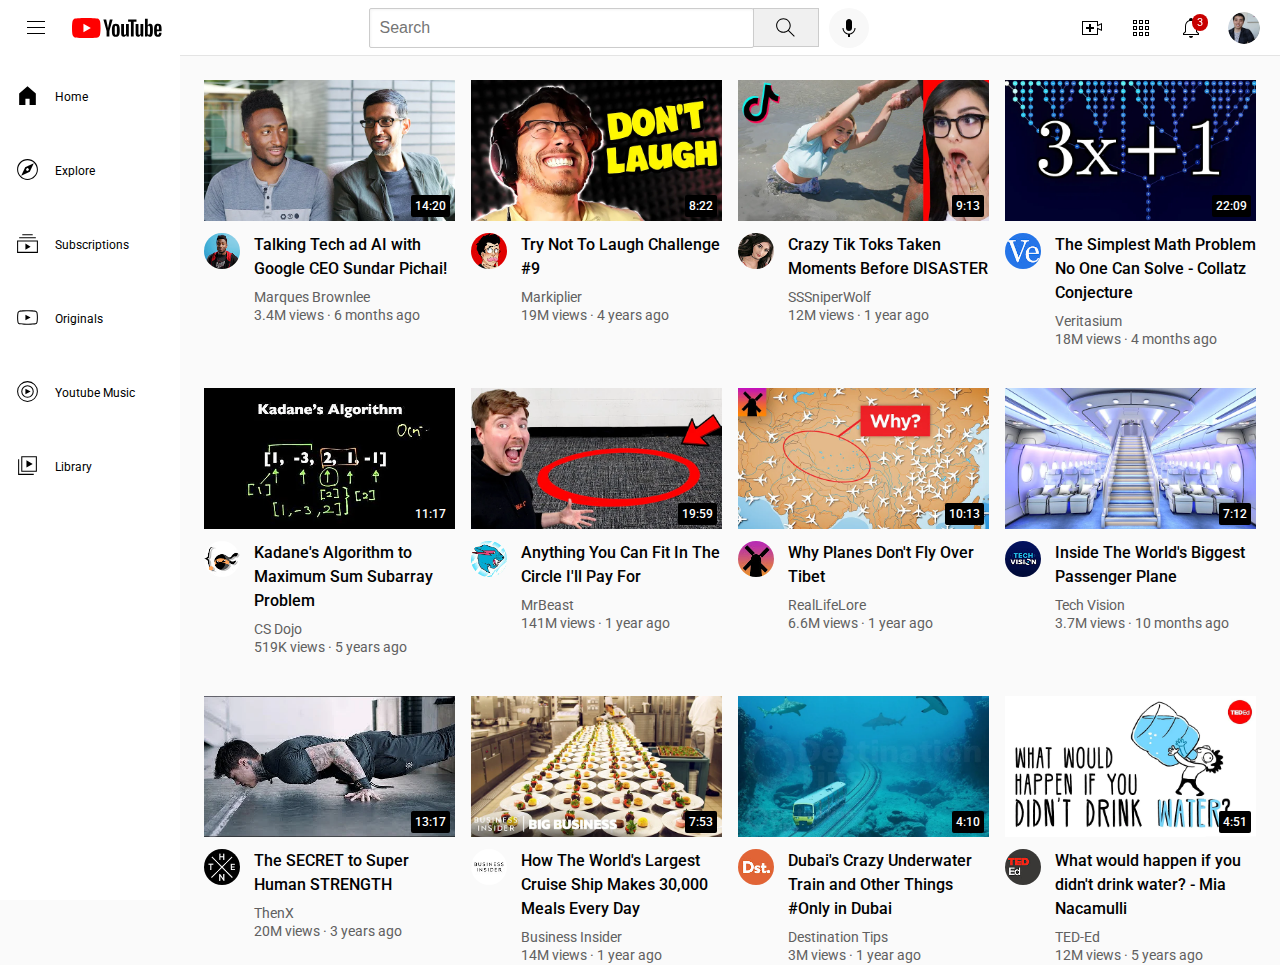
<file: index.html>
<!DOCTYPE html>
<html>

<head>
  <title>Youtube Clone</title>
  <link rel="stylesheet" href="styles/header.css">
  <link rel="stylesheet" href="styles/video.css">
  <link rel="stylesheet" href="styles/general.css">
  <link rel="stylesheet" href="styles/sidebar.css">
  <link rel="preconnect" href="https://fonts.googleapis.com">
  <link rel="preconnect" href="https://fonts.gstatic.com" crossorigin>
  <link href="https://fonts.googleapis.com/css2?family=Roboto:wght@400;500;700&display=swap" rel="stylesheet">
  <link rel="shortcut icon" href="icons/youtube.ico" type="image/x-icon">
</head>

<body>

  <header class="header">

    <div class="left-section">
      <img class="hamburguer-menu" src="icons/hamburger-menu.svg" alt="">
      <img class="youtube-logo" src="icons/youtube-logo.svg" alt="">
    </div>

    <div class="middle-section">
      <input class="search-bar" type="text" placeholder="Search">
      <button class="search-button">
        <img class="search-icon" src="icons/search.svg" alt="">
        <div class="tooltip">Search</div>
      </button>
      <button class="voice-search-button">
        <img src="icons/voice-search-icon.svg" class="voice-search-icon" alt="">
        <div class="tooltip">Search with your voice</div>
      </button>
    </div>

    <div class="right-section">

      <div class="upload-icon-container">
        <img class="upload-icon" src="icons/upload.svg" alt="">
        <div class="tooltip">Create</div>
      </div>

      <div class="youtube-apps-icon-container">
        <img class="youtube-apps-icon" src="icons/youtube-apps.svg" alt="">
        <div class="tooltip">YouTube apps</div>
      </div>


      <div class="notifications-icon-container">
        <img class="notifications-icon" src="icons/notifications.svg" alt="">
        <div class="notifications-count">3</div>
        <div class="tooltip">Notifications</div>
      </div>

      <img class="current-user-picture" src="profiles/my-channel.jpeg" alt="">
    </div>

  </header>

  <nav class="sidebar">

    <div class="sidebar-link">
      <img src="icons/home.svg" alt="">
      <div>Home</div>
    </div>
    <div class="sidebar-link">
      <img src="icons/explore.svg" alt="">
      <div>Explore</div>
    </div>
    <div class="sidebar-link">
      <img src="icons/subscriptions.svg" alt="">
      <div>Subscriptions</div>
    </div>
    <div class="sidebar-link">
      <img src="icons/originals.svg" alt="">
      <div>Originals</div>
    </div>
    <div class="sidebar-link">
      <img src="icons/youtube-music.svg" alt="">
      <div>Youtube Music</div>
    </div>
    <div class="sidebar-link">
      <img src="icons/library.svg" alt="">
      <div>Library</div>
    </div>

  </nav>

  <main>

    <section class="video-grid">

      <div class="video-preview">

        <div class="thumbnail-row">

          <a href="https://www.youtube.com/watch?v=n2RNcPRtAiY">
            <img class="thumbnail" src="thumbnails/thumbnail-1.webp" alt="">
          </a>

          <div class="video-time">14:20</div>

        </div>

        <div class="video-info-grid">

          <div class="channel-picture">

            <div class="profile-picture-container">

              <img class="profile-picture" src="profiles/channel-1.jpeg" alt="">

              <div class="channel-tooltip">

                <img class="channel-tooltip-picture" src="profiles/channel-1.jpeg">

                <div>

                  <div class="channel-tooltip-name">
                    Marques Brownlee
                  </div>

                  <div class="channel-tooltip-stats">
                    15M subscribers
                  </div>

                </div>

              </div>

            </div>

          </div>

          <div class="video-info">
            <p class="video-title">
              Talking Tech ad AI with Google CEO Sundar Pichai!
            </p>

            <p class="video-author">
              Marques Brownlee
            </p>

            <p class="video-stats">
              3.4M views &middot; 6 months ago
            </p>
          </div>

        </div>

      </div>

      <div class="video-preview">

        <div class="thumbnail-row">

          <a href="https://www.youtube.com/watch?v=mP0RAo9SKZk">
            <img class="thumbnail" src="thumbnails/thumbnail-2.webp" alt="">
          </a>
          <div class="video-time">8:22</div>

        </div>

        <div class="video-info-grid">

          <div class="channel-picture">

            <div class="profile-picture-container">

              <img class="profile-picture" src="profiles/channel-2.jpeg" alt="">

              <div class="channel-tooltip">

                <img class="channel-tooltip-picture" src="profiles/channel-2.jpeg">

                <div>

                  <div class="channel-tooltip-name">
                    Markiplier
                  </div>

                  <div class="channel-tooltip-stats">
                    68M subscribers
                  </div>

                </div>

              </div>

            </div>
          </div>

          <div class="video-info">
            <p class="video-title">
              Try Not To Laugh Challenge #9
            </p>

            <p class="video-author">
              Markiplier
            </p>

            <p class="video-stats">
              19M views &middot; 4 years ago
            </p>
          </div>

        </div>

      </div>

      <div class="video-preview">

        <div class="thumbnail-row">

          <a href="https://www.youtube.com/watch?v=FgjPQQeTh1w">
            <img class="thumbnail" src="thumbnails/thumbnail-3.webp" alt="">
          </a>
          <div class="video-time">9:13</div>

        </div>

        <div class="video-info-grid">

          <div class="channel-picture">

            <div class="profile-picture-container">

              <img class="profile-picture" src="profiles/channel-3.jpeg" alt="">

              <div class="channel-tooltip">

                <img class="channel-tooltip-picture" src="profiles/channel-3.jpeg">

                <div>

                  <div class="channel-tooltip-name">
                    SSSniperWolf
                  </div>

                  <div class="channel-tooltip-stats">
                    34M subscribers
                  </div>

                </div>

              </div>

            </div>

          </div>

          <div class="video-info">
            <p class="video-title">
              Crazy Tik Toks Taken Moments Before DISASTER
            </p>

            <p class="video-author">
              SSSniperWolf
            </p>

            <p class="video-stats">
              12M views &middot; 1 year ago
            </p>
          </div>

        </div>

      </div>

      <div class="video-preview">

        <div class="thumbnail-row">

          <a href="https://www.youtube.com/watch?v=094y1Z2wpJg">
            <img class="thumbnail" src="thumbnails/thumbnail-4.webp" alt="">
          </a>
          <div class="video-time">22:09</div>

        </div>

        <div class="video-info-grid">

          <div class="channel-picture">

            <div class="profile-picture-container">

              <img class="profile-picture" src="profiles/channel-4.jpeg" alt="">

              <div class="channel-tooltip">

                <img class="channel-tooltip-picture" src="profiles/channel-4.jpeg">

                <div>

                  <div class="channel-tooltip-name">
                    Veritasium
                  </div>

                  <div class="channel-tooltip-stats">
                    41M subscribers
                  </div>

                </div>

              </div>

            </div>

          </div>

          <div class="video-info">
            <p class="video-title">
              The Simplest Math Problem No One Can Solve - Collatz Conjecture
            </p>

            <p class="video-author">
              Veritasium
            </p>

            <p class="video-stats">
              18M views &middot; 4 months ago
            </p>
          </div>

        </div>

      </div>

      <div class="video-preview">

        <div class="thumbnail-row">

          <a href="https://www.youtube.com/watch?v=86CQq3pKSUw">
            <img class="thumbnail" src="thumbnails/thumbnail-5.webp" alt="">
          </a>
          <div class="video-time">11:17</div>

        </div>

        <div class="video-info-grid">

          <div class="channel-picture">

            <div class="profile-picture-container">

              <img class="profile-picture" src="profiles/channel-5.jpeg" alt="">

              <div class="channel-tooltip">

                <img class="channel-tooltip-picture" src="profiles/channel-5.jpeg">

                <div>

                  <div class="channel-tooltip-name">
                    CS Dojo
                  </div>

                  <div class="channel-tooltip-stats">
                    3.9M subscribers
                  </div>

                </div>

              </div>

            </div>

          </div>

          <div class="video-info">
            <p class="video-title">
              Kadane's Algorithm to Maximum Sum Subarray Problem
            </p>

            <p class="video-author">
              CS Dojo
            </p>

            <p class="video-stats">
              519K views &middot; 5 years ago
            </p>
          </div>

        </div>

      </div>

      <div class="video-preview">

        <div class="thumbnail-row">

          <a href="https://www.youtube.com/watch?v=yXWw0_UfSFg">
            <img class="thumbnail" src="thumbnails/thumbnail-6.webp" alt="">
          </a>
          <div class="video-time">19:59</div>

        </div>

        <div class="video-info-grid">

          <div class="channel-picture">

            <div class="profile-picture-container">

              <img class="profile-picture" src="profiles/channel-6.jpeg" alt="">

              <div class="channel-tooltip">

                <img class="channel-tooltip-picture" src="profiles/channel-6.jpeg">

                <div>

                  <div class="channel-tooltip-name">
                    Mr Beast
                  </div>

                  <div class="channel-tooltip-stats">
                    173M subscribers
                  </div>

                </div>

              </div>

            </div>

          </div>

          <div class="video-info">
            <p class="video-title">
              Anything You Can Fit In The Circle I'll Pay For
            </p>

            <p class="video-author">
              MrBeast
            </p>

            <p class="video-stats">
              141M views &middot; 1 year ago
            </p>
          </div>

        </div>

      </div>

      <div class="video-preview">

        <div class="thumbnail-row">

          <a href="https://www.youtube.com/watch?v=fNVa1qMbF9Y">
            <img class="thumbnail" src="thumbnails/thumbnail-7.webp" alt="">
          </a>
          <div class="video-time">10:13</div>

        </div>

        <div class="video-info-grid">

          <div class="channel-picture">

            <div class="profile-picture-container">

              <img class="profile-picture" src="profiles/channel-7.jpeg" alt="">

              <div class="channel-tooltip">

                <img class="channel-tooltip-picture" src="profiles/channel-7.jpeg">

                <div>

                  <div class="channel-tooltip-name">
                    RealLifeLore
                  </div>

                  <div class="channel-tooltip-stats">
                    26M subscribers
                  </div>

                </div>

              </div>

            </div>

          </div>

          <div class="video-info">
            <p class="video-title">
              Why Planes Don't Fly Over Tibet
            </p>

            <p class="video-author">
              RealLifeLore
            </p>

            <p class="video-stats">
              6.6M views &middot; 1 year ago
            </p>
          </div>

        </div>

      </div>

      <div class="video-preview">

        <div class="thumbnail-row">

          <a href="https://www.youtube.com/watch?v=lFm4EM1juls">
            <img class="thumbnail" src="thumbnails/thumbnail-8.webp" alt="">
          </a>
          <div class="video-time">7:12</div>

        </div>

        <div class="video-info-grid">

          <div class="channel-picture">

            <div class="profile-picture-container">

              <img class="profile-picture" src="profiles/channel-8.jpeg" alt="">

              <div class="channel-tooltip">

                <img class="channel-tooltip-picture" src="profiles/channel-8.jpeg">

                <div>

                  <div class="channel-tooltip-name">
                    Tech Vision
                  </div>

                  <div class="channel-tooltip-stats">
                    17M subscribers
                  </div>

                </div>

              </div>

            </div>

          </div>

          <div class="video-info">
            <p class="video-title">
              Inside The World's Biggest Passenger Plane
            </p>

            <p class="video-author">
              Tech Vision
            </p>

            <p class="video-stats">
              3.7M views &middot; 10 months ago
            </p>
          </div>

        </div>

      </div>

      <div class="video-preview">

        <div class="thumbnail-row">

          <a href="https://www.youtube.com/watch?v=ixmxOlcrlUc">
            <img class="thumbnail" src="thumbnails/thumbnail-9.webp" alt="">
          </a>
          <div class="video-time">13:17</div>

        </div>

        <div class="video-info-grid">

          <div class="channel-picture">

            <div class="profile-picture-container">

              <img class="profile-picture" src="profiles/channel-9.jpeg" alt="">

              <div class="channel-tooltip">

                <img class="channel-tooltip-picture" src="profiles/channel-9.jpeg">

                <div>

                  <div class="channel-tooltip-name">
                    ThenX
                  </div>

                  <div class="channel-tooltip-stats">
                    89M subscribers
                  </div>

                </div>

              </div>

            </div>

          </div>

          <div class="video-info">
            <p class="video-title">
              The SECRET to Super Human STRENGTH
            </p>

            <p class="video-author">
              ThenX
            </p>

            <p class="video-stats">
              20M views &middot; 3 years ago
            </p>
          </div>

        </div>

      </div>

      <div class="video-preview">

        <div class="thumbnail-row">

          <a href="https://www.youtube.com/watch?v=R2vXbFp5C9o">
            <img class="thumbnail" src="thumbnails/thumbnail-10.webp" alt="">
          </a>
          <div class="video-time">7:53</div>

        </div>

        <div class="video-info-grid">

          <div class="channel-picture">

            <div class="profile-picture-container">

              <img class="profile-picture" src="profiles/channel-10.jpeg" alt="">

              <div class="channel-tooltip">

                <img class="channel-tooltip-picture" src="profiles/channel-10.jpeg">

                <div>

                  <div class="channel-tooltip-name">
                    Business Insider
                  </div>

                  <div class="channel-tooltip-stats">
                    71M subscribers
                  </div>

                </div>

              </div>

            </div>

          </div>

          <div class="video-info">
            <p class="video-title">
              How The World's Largest Cruise Ship Makes 30,000 Meals Every Day
            </p>

            <p class="video-author">
              Business Insider
            </p>

            <p class="video-stats">
              14M views &middot; 1 year ago
            </p>
          </div>

        </div>

      </div>

      <div class="video-preview">

        <div class="thumbnail-row">

          <a href="https://www.youtube.com/watch?v=0nZuYyXET3s">
            <img class="thumbnail" src="thumbnails/thumbnail-11.webp" alt="">
          </a>
          <div class="video-time">4:10</div>

        </div>

        <div class="video-info-grid">

          <div class="channel-picture">

            <div class="profile-picture-container">

              <img class="profile-picture" src="profiles/channel-11.jpeg" alt="">

              <div class="channel-tooltip">

                <img class="channel-tooltip-picture" src="profiles/channel-11.jpeg">

                <div>

                  <div class="channel-tooltip-name">
                    Destination Tips
                  </div>

                  <div class="channel-tooltip-stats">
                    14M subscribers
                  </div>

                </div>

              </div>

            </div>

          </div>

          <div class="video-info">
            <p class="video-title">
              Dubai's Crazy Underwater Train and Other Things #Only in Dubai
            </p>

            <p class="video-author">
              Destination Tips
            </p>

            <p class="video-stats">
              3M views &middot; 1 year ago
            </p>
          </div>

        </div>

      </div>

      <div class="video-preview">

        <div class="thumbnail-row">

          <a href="https://www.youtube.com/watch?v=9iMGFqMmUFs">
            <img class="thumbnail" src="thumbnails/thumbnail-12.webp" alt="">
          </a>
          <div class="video-time">4:51</div>

        </div>

        <div class="video-info-grid">

          <div class="channel-picture">

            <div class="profile-picture-container">

              <img class="profile-picture" src="profiles/channel-12.jpeg" alt="">

              <div class="channel-tooltip">

                <img class="channel-tooltip-picture" src="profiles/channel-12.jpeg">

                <div>

                  <div class="channel-tooltip-name">
                    TED-Ed
                  </div>

                  <div class="channel-tooltip-stats">
                    98M subscribers
                  </div>

                </div>

              </div>

            </div>

          </div>

          <div class="video-info">
            <p class="video-title">
              What would happen if you didn't drink water? - Mia Nacamulli
            </p>

            <p class="video-author">
              TED-Ed
            </p>

            <p class="video-stats">
              12M views &middot; 5 years ago
            </p>
          </div>

        </div>

      </div>

    </section>

  </main>


</body>

</html>
</file>
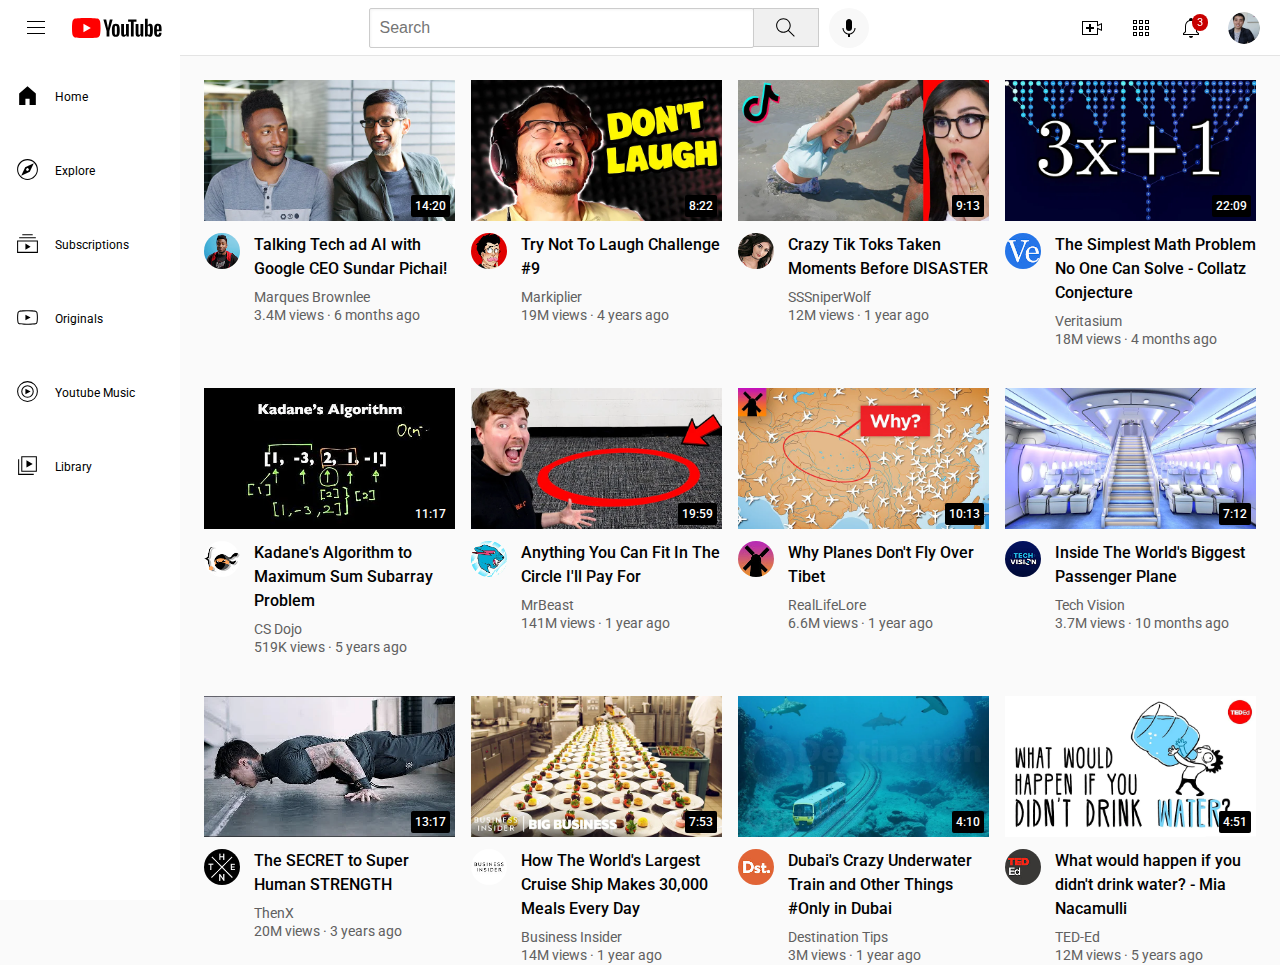
<file: youtube.html>
<!DOCTYPE html>
<html>

<head>
  <title>Youtube Clone</title>
  <link rel="stylesheet" href="styles/header.css">
  <link rel="stylesheet" href="styles/video.css">
  <link rel="stylesheet" href="styles/general.css">
  <link rel="stylesheet" href="styles/sidebar.css">
  <link rel="preconnect" href="https://fonts.googleapis.com">
  <link rel="preconnect" href="https://fonts.gstatic.com" crossorigin>
  <link href="https://fonts.googleapis.com/css2?family=Roboto:wght@400;500;700&display=swap" rel="stylesheet">
  <link rel="shortcut icon" href="icons/youtube.ico" type="image/x-icon">
</head>

<body>

  <header class="header">

    <div class="left-section">
      <img class="hamburguer-menu" src="icons/hamburger-menu.svg" alt="">
      <img class="youtube-logo" src="icons/youtube-logo.svg" alt="">
    </div>

    <div class="middle-section">
      <input class="search-bar" type="text" placeholder="Search">
      <button class="search-button">
        <img class="search-icon" src="icons/search.svg" alt="">
        <div class="tooltip">Search</div>
      </button>
      <button class="voice-search-button">
        <img src="icons/voice-search-icon.svg" class="voice-search-icon" alt="">
        <div class="tooltip">Search with your voice</div>
      </button>
    </div>

    <div class="right-section">

      <div class="upload-icon-container">
        <img class="upload-icon" src="icons/upload.svg" alt="">
        <div class="tooltip">Create</div>
      </div>

      <div class="youtube-apps-icon-container">
        <img class="youtube-apps-icon" src="icons/youtube-apps.svg" alt="">
        <div class="tooltip">YouTube apps</div>
      </div>


      <div class="notifications-icon-container">
        <img class="notifications-icon" src="icons/notifications.svg" alt="">
        <div class="notifications-count">3</div>
        <div class="tooltip">Notifications</div>
      </div>

      <img class="current-user-picture" src="profiles/my-channel.jpeg" alt="">
    </div>

  </header>

  <nav class="sidebar">

    <div class="sidebar-link">
      <img src="icons/home.svg" alt="">
      <div>Home</div>
    </div>
    <div class="sidebar-link">
      <img src="icons/explore.svg" alt="">
      <div>Explore</div>
    </div>
    <div class="sidebar-link">
      <img src="icons/subscriptions.svg" alt="">
      <div>Subscriptions</div>
    </div>
    <div class="sidebar-link">
      <img src="icons/originals.svg" alt="">
      <div>Originals</div>
    </div>
    <div class="sidebar-link">
      <img src="icons/youtube-music.svg" alt="">
      <div>Youtube Music</div>
    </div>
    <div class="sidebar-link">
      <img src="icons/library.svg" alt="">
      <div>Library</div>
    </div>

  </nav>

  <main>

    <section class="video-grid">

      <div class="video-preview">

        <div class="thumbnail-row">

          <a href="https://www.youtube.com/watch?v=n2RNcPRtAiY">
            <img class="thumbnail" src="thumbnails/thumbnail-1.webp" alt="">
          </a>

          <div class="video-time">14:20</div>

        </div>

        <div class="video-info-grid">

          <div class="channel-picture">

            <div class="profile-picture-container">

              <img class="profile-picture" src="profiles/channel-1.jpeg" alt="">

              <div class="channel-tooltip">

                <img class="channel-tooltip-picture" src="profiles/channel-1.jpeg">

                <div>

                  <div class="channel-tooltip-name">
                    Marques Brownlee
                  </div>

                  <div class="channel-tooltip-stats">
                    15M subscribers
                  </div>

                </div>

              </div>

            </div>

          </div>

          <div class="video-info">
            <p class="video-title">
              Talking Tech ad AI with Google CEO Sundar Pichai!
            </p>

            <p class="video-author">
              Marques Brownlee
            </p>

            <p class="video-stats">
              3.4M views &middot; 6 months ago
            </p>
          </div>

        </div>

      </div>

      <div class="video-preview">

        <div class="thumbnail-row">

          <a href="https://www.youtube.com/watch?v=mP0RAo9SKZk">
            <img class="thumbnail" src="thumbnails/thumbnail-2.webp" alt="">
          </a>
          <div class="video-time">8:22</div>

        </div>

        <div class="video-info-grid">

          <div class="channel-picture">

            <div class="profile-picture-container">

              <img class="profile-picture" src="profiles/channel-2.jpeg" alt="">

              <div class="channel-tooltip">

                <img class="channel-tooltip-picture" src="profiles/channel-2.jpeg">

                <div>

                  <div class="channel-tooltip-name">
                    Markiplier
                  </div>

                  <div class="channel-tooltip-stats">
                    68M subscribers
                  </div>

                </div>

              </div>

            </div>
          </div>

          <div class="video-info">
            <p class="video-title">
              Try Not To Laugh Challenge #9
            </p>

            <p class="video-author">
              Markiplier
            </p>

            <p class="video-stats">
              19M views &middot; 4 years ago
            </p>
          </div>

        </div>

      </div>

      <div class="video-preview">

        <div class="thumbnail-row">

          <a href="https://www.youtube.com/watch?v=FgjPQQeTh1w">
            <img class="thumbnail" src="thumbnails/thumbnail-3.webp" alt="">
          </a>
          <div class="video-time">9:13</div>

        </div>

        <div class="video-info-grid">

          <div class="channel-picture">

            <div class="profile-picture-container">

              <img class="profile-picture" src="profiles/channel-3.jpeg" alt="">

              <div class="channel-tooltip">

                <img class="channel-tooltip-picture" src="profiles/channel-3.jpeg">

                <div>

                  <div class="channel-tooltip-name">
                    SSSniperWolf
                  </div>

                  <div class="channel-tooltip-stats">
                    34M subscribers
                  </div>

                </div>

              </div>

            </div>

          </div>

          <div class="video-info">
            <p class="video-title">
              Crazy Tik Toks Taken Moments Before DISASTER
            </p>

            <p class="video-author">
              SSSniperWolf
            </p>

            <p class="video-stats">
              12M views &middot; 1 year ago
            </p>
          </div>

        </div>

      </div>

      <div class="video-preview">

        <div class="thumbnail-row">

          <a href="https://www.youtube.com/watch?v=094y1Z2wpJg">
            <img class="thumbnail" src="thumbnails/thumbnail-4.webp" alt="">
          </a>
          <div class="video-time">22:09</div>

        </div>

        <div class="video-info-grid">

          <div class="channel-picture">

            <div class="profile-picture-container">

              <img class="profile-picture" src="profiles/channel-4.jpeg" alt="">

              <div class="channel-tooltip">

                <img class="channel-tooltip-picture" src="profiles/channel-4.jpeg">

                <div>

                  <div class="channel-tooltip-name">
                    Veritasium
                  </div>

                  <div class="channel-tooltip-stats">
                    41M subscribers
                  </div>

                </div>

              </div>

            </div>

          </div>

          <div class="video-info">
            <p class="video-title">
              The Simplest Math Problem No One Can Solve - Collatz Conjecture
            </p>

            <p class="video-author">
              Veritasium
            </p>

            <p class="video-stats">
              18M views &middot; 4 months ago
            </p>
          </div>

        </div>

      </div>

      <div class="video-preview">

        <div class="thumbnail-row">

          <a href="https://www.youtube.com/watch?v=86CQq3pKSUw">
            <img class="thumbnail" src="thumbnails/thumbnail-5.webp" alt="">
          </a>
          <div class="video-time">11:17</div>

        </div>

        <div class="video-info-grid">

          <div class="channel-picture">

            <div class="profile-picture-container">

              <img class="profile-picture" src="profiles/channel-5.jpeg" alt="">

              <div class="channel-tooltip">

                <img class="channel-tooltip-picture" src="profiles/channel-5.jpeg">

                <div>

                  <div class="channel-tooltip-name">
                    CS Dojo
                  </div>

                  <div class="channel-tooltip-stats">
                    3.9M subscribers
                  </div>

                </div>

              </div>

            </div>

          </div>

          <div class="video-info">
            <p class="video-title">
              Kadane's Algorithm to Maximum Sum Subarray Problem
            </p>

            <p class="video-author">
              CS Dojo
            </p>

            <p class="video-stats">
              519K views &middot; 5 years ago
            </p>
          </div>

        </div>

      </div>

      <div class="video-preview">

        <div class="thumbnail-row">

          <a href="https://www.youtube.com/watch?v=yXWw0_UfSFg">
            <img class="thumbnail" src="thumbnails/thumbnail-6.webp" alt="">
          </a>
          <div class="video-time">19:59</div>

        </div>

        <div class="video-info-grid">

          <div class="channel-picture">

            <div class="profile-picture-container">

              <img class="profile-picture" src="profiles/channel-6.jpeg" alt="">

              <div class="channel-tooltip">

                <img class="channel-tooltip-picture" src="profiles/channel-6.jpeg">

                <div>

                  <div class="channel-tooltip-name">
                    Mr Beast
                  </div>

                  <div class="channel-tooltip-stats">
                    173M subscribers
                  </div>

                </div>

              </div>

            </div>

          </div>

          <div class="video-info">
            <p class="video-title">
              Anything You Can Fit In The Circle I'll Pay For
            </p>

            <p class="video-author">
              MrBeast
            </p>

            <p class="video-stats">
              141M views &middot; 1 year ago
            </p>
          </div>

        </div>

      </div>

      <div class="video-preview">

        <div class="thumbnail-row">

          <a href="https://www.youtube.com/watch?v=fNVa1qMbF9Y">
            <img class="thumbnail" src="thumbnails/thumbnail-7.webp" alt="">
          </a>
          <div class="video-time">10:13</div>

        </div>

        <div class="video-info-grid">

          <div class="channel-picture">

            <div class="profile-picture-container">

              <img class="profile-picture" src="profiles/channel-7.jpeg" alt="">

              <div class="channel-tooltip">

                <img class="channel-tooltip-picture" src="profiles/channel-7.jpeg">

                <div>

                  <div class="channel-tooltip-name">
                    RealLifeLore
                  </div>

                  <div class="channel-tooltip-stats">
                    26M subscribers
                  </div>

                </div>

              </div>

            </div>

          </div>

          <div class="video-info">
            <p class="video-title">
              Why Planes Don't Fly Over Tibet
            </p>

            <p class="video-author">
              RealLifeLore
            </p>

            <p class="video-stats">
              6.6M views &middot; 1 year ago
            </p>
          </div>

        </div>

      </div>

      <div class="video-preview">

        <div class="thumbnail-row">

          <a href="https://www.youtube.com/watch?v=lFm4EM1juls">
            <img class="thumbnail" src="thumbnails/thumbnail-8.webp" alt="">
          </a>
          <div class="video-time">7:12</div>

        </div>

        <div class="video-info-grid">

          <div class="channel-picture">

            <div class="profile-picture-container">

              <img class="profile-picture" src="profiles/channel-8.jpeg" alt="">

              <div class="channel-tooltip">

                <img class="channel-tooltip-picture" src="profiles/channel-8.jpeg">

                <div>

                  <div class="channel-tooltip-name">
                    Tech Vision
                  </div>

                  <div class="channel-tooltip-stats">
                    17M subscribers
                  </div>

                </div>

              </div>

            </div>

          </div>

          <div class="video-info">
            <p class="video-title">
              Inside The World's Biggest Passenger Plane
            </p>

            <p class="video-author">
              Tech Vision
            </p>

            <p class="video-stats">
              3.7M views &middot; 10 months ago
            </p>
          </div>

        </div>

      </div>

      <div class="video-preview">

        <div class="thumbnail-row">

          <a href="https://www.youtube.com/watch?v=ixmxOlcrlUc">
            <img class="thumbnail" src="thumbnails/thumbnail-9.webp" alt="">
          </a>
          <div class="video-time">13:17</div>

        </div>

        <div class="video-info-grid">

          <div class="channel-picture">

            <div class="profile-picture-container">

              <img class="profile-picture" src="profiles/channel-9.jpeg" alt="">

              <div class="channel-tooltip">

                <img class="channel-tooltip-picture" src="profiles/channel-9.jpeg">

                <div>

                  <div class="channel-tooltip-name">
                    ThenX
                  </div>

                  <div class="channel-tooltip-stats">
                    89M subscribers
                  </div>

                </div>

              </div>

            </div>

          </div>

          <div class="video-info">
            <p class="video-title">
              The SECRET to Super Human STRENGTH
            </p>

            <p class="video-author">
              ThenX
            </p>

            <p class="video-stats">
              20M views &middot; 3 years ago
            </p>
          </div>

        </div>

      </div>

      <div class="video-preview">

        <div class="thumbnail-row">

          <a href="https://www.youtube.com/watch?v=R2vXbFp5C9o">
            <img class="thumbnail" src="thumbnails/thumbnail-10.webp" alt="">
          </a>
          <div class="video-time">7:53</div>

        </div>

        <div class="video-info-grid">

          <div class="channel-picture">

            <div class="profile-picture-container">

              <img class="profile-picture" src="profiles/channel-10.jpeg" alt="">

              <div class="channel-tooltip">

                <img class="channel-tooltip-picture" src="profiles/channel-10.jpeg">

                <div>

                  <div class="channel-tooltip-name">
                    Business Insider
                  </div>

                  <div class="channel-tooltip-stats">
                    71M subscribers
                  </div>

                </div>

              </div>

            </div>

          </div>

          <div class="video-info">
            <p class="video-title">
              How The World's Largest Cruise Ship Makes 30,000 Meals Every Day
            </p>

            <p class="video-author">
              Business Insider
            </p>

            <p class="video-stats">
              14M views &middot; 1 year ago
            </p>
          </div>

        </div>

      </div>

      <div class="video-preview">

        <div class="thumbnail-row">

          <a href="https://www.youtube.com/watch?v=0nZuYyXET3s">
            <img class="thumbnail" src="thumbnails/thumbnail-11.webp" alt="">
          </a>
          <div class="video-time">4:10</div>

        </div>

        <div class="video-info-grid">

          <div class="channel-picture">

            <div class="profile-picture-container">

              <img class="profile-picture" src="profiles/channel-11.jpeg" alt="">

              <div class="channel-tooltip">

                <img class="channel-tooltip-picture" src="profiles/channel-11.jpeg">

                <div>

                  <div class="channel-tooltip-name">
                    Destination Tips
                  </div>

                  <div class="channel-tooltip-stats">
                    14M subscribers
                  </div>

                </div>

              </div>

            </div>

          </div>

          <div class="video-info">
            <p class="video-title">
              Dubai's Crazy Underwater Train and Other Things #Only in Dubai
            </p>

            <p class="video-author">
              Destination Tips
            </p>

            <p class="video-stats">
              3M views &middot; 1 year ago
            </p>
          </div>

        </div>

      </div>

      <div class="video-preview">

        <div class="thumbnail-row">

          <a href="https://www.youtube.com/watch?v=9iMGFqMmUFs">
            <img class="thumbnail" src="thumbnails/thumbnail-12.webp" alt="">
          </a>
          <div class="video-time">4:51</div>

        </div>

        <div class="video-info-grid">

          <div class="channel-picture">

            <div class="profile-picture-container">

              <img class="profile-picture" src="profiles/channel-12.jpeg" alt="">

              <div class="channel-tooltip">

                <img class="channel-tooltip-picture" src="profiles/channel-12.jpeg">

                <div>

                  <div class="channel-tooltip-name">
                    TED-Ed
                  </div>

                  <div class="channel-tooltip-stats">
                    98M subscribers
                  </div>

                </div>

              </div>

            </div>

          </div>

          <div class="video-info">
            <p class="video-title">
              What would happen if you didn't drink water? - Mia Nacamulli
            </p>

            <p class="video-author">
              TED-Ed
            </p>

            <p class="video-stats">
              12M views &middot; 5 years ago
            </p>
          </div>

        </div>

      </div>

    </section>

  </main>


</body>

</html>
</file>
<file: styles/header.css>
.header {
  height: 55px;
  display: flex;
  flex-direction: row;
  justify-content: space-between;
  position: fixed;
  top: 0;
  left: 0;
  right: 0;
  background-color: white;
  border-bottom: 1px solid rgb(228, 228, 228);
  z-index: 100;
}

.left-section {
  display: flex;
  align-items: center;
}

.hamburguer-menu {
  height: 24px;
  margin: 0px 24px;
}

.youtube-logo {
  height: 20px;
}

.middle-section {
  display: flex;
  align-items: center;
  flex: 1;
  margin-left: 30px;
  margin-right: 35px;
  max-width: 500px;
}

.search-bar {
  flex: 1;
  height: 36px;
  padding-left: 10px;
  font-size: 16px;
  border: 1px solid rgb(204, 204, 204);
  border-radius: 2px;
  box-shadow: inset 1px 1px 3px rgba(0, 0, 0, 0.05);
  width: 0;
}

.search-bar::placeholder {
  font-size: 16px;
}

.search-button {
  height: 39px;
  width: 66px;
  background-color: rgb(240, 240, 240);
  border: 1px solid rgb(204, 204, 204);
  margin-left: -1px;
  margin-right: 10px;
}

.search-button,
.voice-search-button,
.upload-icon-container,
.youtube-apps-icon-container,
.notifications-icon-container {
  display: flex;
  justify-content: center;
  align-items: center;
  position: relative;
}

.search-button .tooltip,
.voice-search-button .tooltip,
.upload-icon-container .tooltip,
.youtube-apps-icon-container .tooltip,
.notifications-icon-container .tooltip {
  position: absolute;
  background-color: gray;
  color: white;
  padding: 4px 8px;
  border-radius: 2px;
  font-size: 12px;
  bottom: -30px;
  opacity: 0;
  transition: opacity 0.15s;
  pointer-events: none;
  white-space: nowrap;
}

.search-button:hover .tooltip,
.voice-search-button:hover .tooltip,
.upload-icon-container:hover .tooltip,
.youtube-apps-icon-container:hover .tooltip,
.notifications-icon-container:hover .tooltip {
  opacity: 1;
}

.search-icon {
  height: 25px;
}

.voice-search-button {
  height: 40px;
  width: 40px;
  border-radius: 20px;
  border: none;
  background-color: rgb(248, 248, 248);
}

.voice-search-icon {
  height: 24px;
}

.right-section {
  width: 180px;
  margin-right: 20px;
  display: flex;
  align-items: center;
  justify-content: space-between;
  flex-shrink: 0;
}

.upload-icon {
  height: 24px;
}

.youtube-apps-icon {
  height: 24px;
}

.notifications-icon {
  height: 24px;
}

.notifications-icon-container {
  position: relative;
}

.notifications-count{
  position: absolute;
  top: -2px;
  right: -5px;
  background-color: rgb(200, 0, 0);
  color: white;
  font-size: 11px;
  padding: 2px 5px;
  border-radius: 10px;
}

.current-user-picture {
  height: 32px;
  border-radius: 16px;
}
</file>
<file: styles/video.css>
.thumbnail {
  width: 100%;
  cursor: pointer;
}

.video-info {
  display: inline-block;
  font-size: 12px;
  line-height: 18px;
  color: rgb(96, 96, 96);
}

.profile-picture {
  width: 36px;
  border-radius: 100%;
}

.video-title {
  margin-top: 0;
  font-size: 14px;
  font-weight: 500;
  line-height: 20px;
  margin-bottom: 7px;
  color: black;
}

.thumbnail-row {
  margin-bottom: 8px;
  position: relative;
}

.video-info-grid {
  display: grid;
  grid-template-columns: 50px 1fr;
}

.video-grid {
  display: grid;
  grid-template-columns: 1fr 1fr 1fr;
  column-gap: 16px;
  row-gap: 40px;
}

/* Resposive media */
@media (max-width: 750px) { 
  .video-grid {
    grid-template-columns: 1fr 1fr;
  }
}

@media (min-width: 751px) and (max-width: 999px) {
  .video-grid {
    grid-template-columns: 1fr 1fr 1fr;
  }
}

@media (min-width: 1000px) {
  .video-grid {
    grid-template-columns: 1fr 1fr 1fr 1fr;
  }

  .video-title {
    font-size: 16px;
    line-height: 24px;
  }

  .video-info {
    font-size: 14px;
  }
}

.video-time {
  font-weight: 500;
  background-color: black;
  color: white;
  position: absolute;
  bottom: 8px;
  right: 5px;
  font-size: 12px;
  padding: 4px;
  border-radius: 2px;
}

.profile-picture-container {
  position: relative;
  display: inline-block;
}

.channel-tooltip {
  background-color: white;
  width: 200px;
  padding: 12px 12px;
  box-shadow: 2px 3px 10px rgba(0, 0, 0, 0.3);
  border-radius: 6px;
  position: absolute;
  top: 42px;
  z-index: 300;
  opacity: 0;
  pointer-events: none;
  display: flex;
  align-items: center;
  transition: opacity 0.15s;
}

.profile-picture-container:hover .channel-tooltip {
  opacity: 1;
}

.channel-tooltip-picture {
  width: 50px;
  height: 50px;
  border-radius: 50px;
  margin-right: 8px;
}

.channel-tooltip-name {
  font-weight: bold;
  font-size: 16px;
  margin-bottom: 4px;
}

.channel-tooltip-stats {
  color: rgb(96, 96, 96);
  font-size: 14px;
}
</file>
<file: styles/general.css>
p {
  margin: 0;
}

body {
  font-family: Roboto, Arial;
  margin: 0;
  padding-top: 80px;
  padding-left: 96px;
  padding-right: 24px;
  background-color: rgba(211, 211, 211, 0.118);
}

@media (min-width: 1200.01px) {
  body {
    padding-left: 204px;
  }
}
</file>
<file: styles/sidebar.css>
@media (max-width: 1200px) {
  .sidebar {
    position: fixed;
    left: 0;
    bottom: 0;
    top: 55px;
    width: 72px;
    background-color: white;
    z-index: 200;
    padding-top: 5px;
  }
  
  .sidebar-link {
    height: 74px;
    display: flex;
    align-items: center;
    justify-content: center;
    flex-direction: column;
    cursor: pointer;
  }
  
  .sidebar-link:hover {
    background-color: rgb(236, 236, 236);
  }
  
  .sidebar-link img {
    height: 25px;
    margin-bottom: 4px;
  }
  
  .sidebar-link div {
    font-size: 10px;
  }
}

@media (min-width: 1200.01px) {
  .sidebar {
    position: fixed;
    left: 0;
    bottom: 0;
    width: 180px;
    top: 55px;
    white-space: nowrap;
    background-color: white;
    z-index: 200;
    padding-top: 5px;
  }
  
  .sidebar-link {
    height: 74px;
    display: flex;
    align-items: center;
    justify-content: left;
    flex-direction: row;
    cursor: pointer;
    padding: 0px 15px;
  }
  
  .sidebar-link:hover {
    background-color: rgb(236, 236, 236);
  }
  
  .sidebar-link img {
    height: 25px;
    margin-bottom: 4px;
  }
  
  .sidebar-link div {
    font-size: 12px;
    padding-left: 15px;
  }
}
</file>
